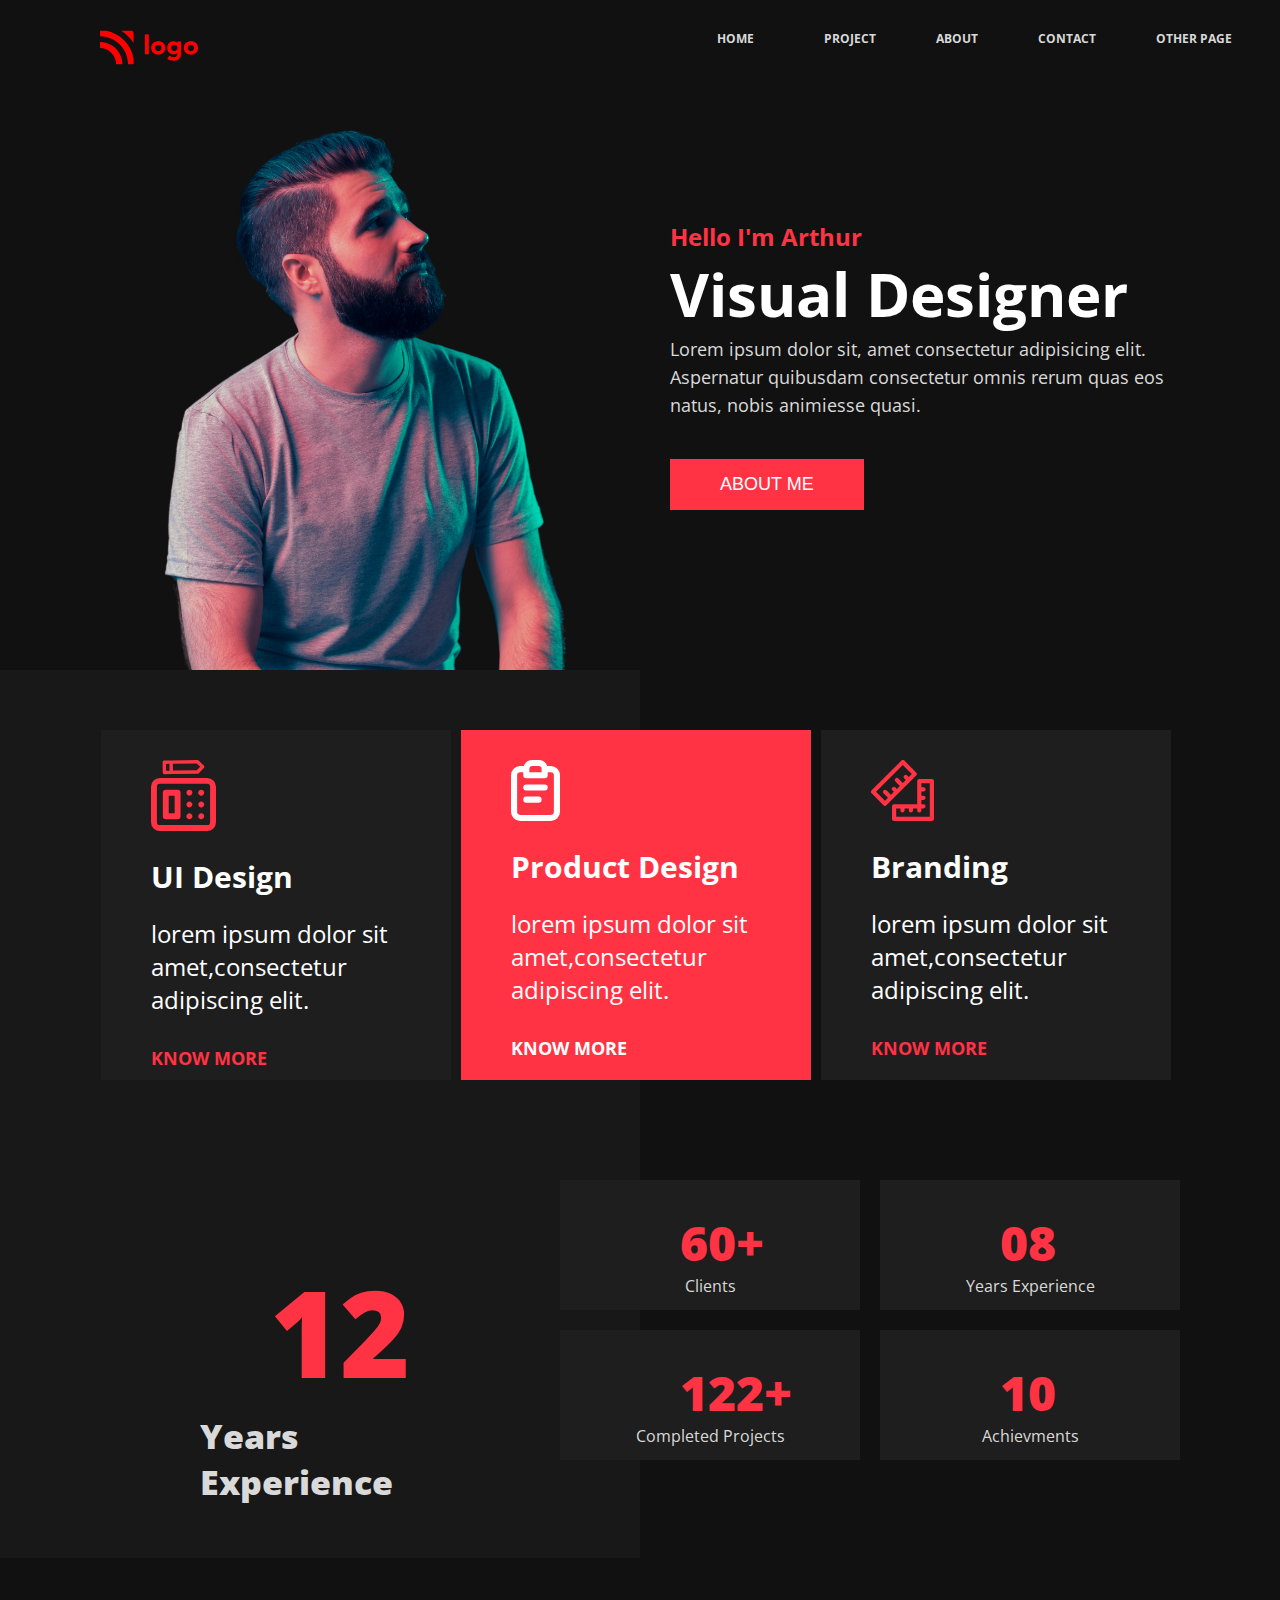
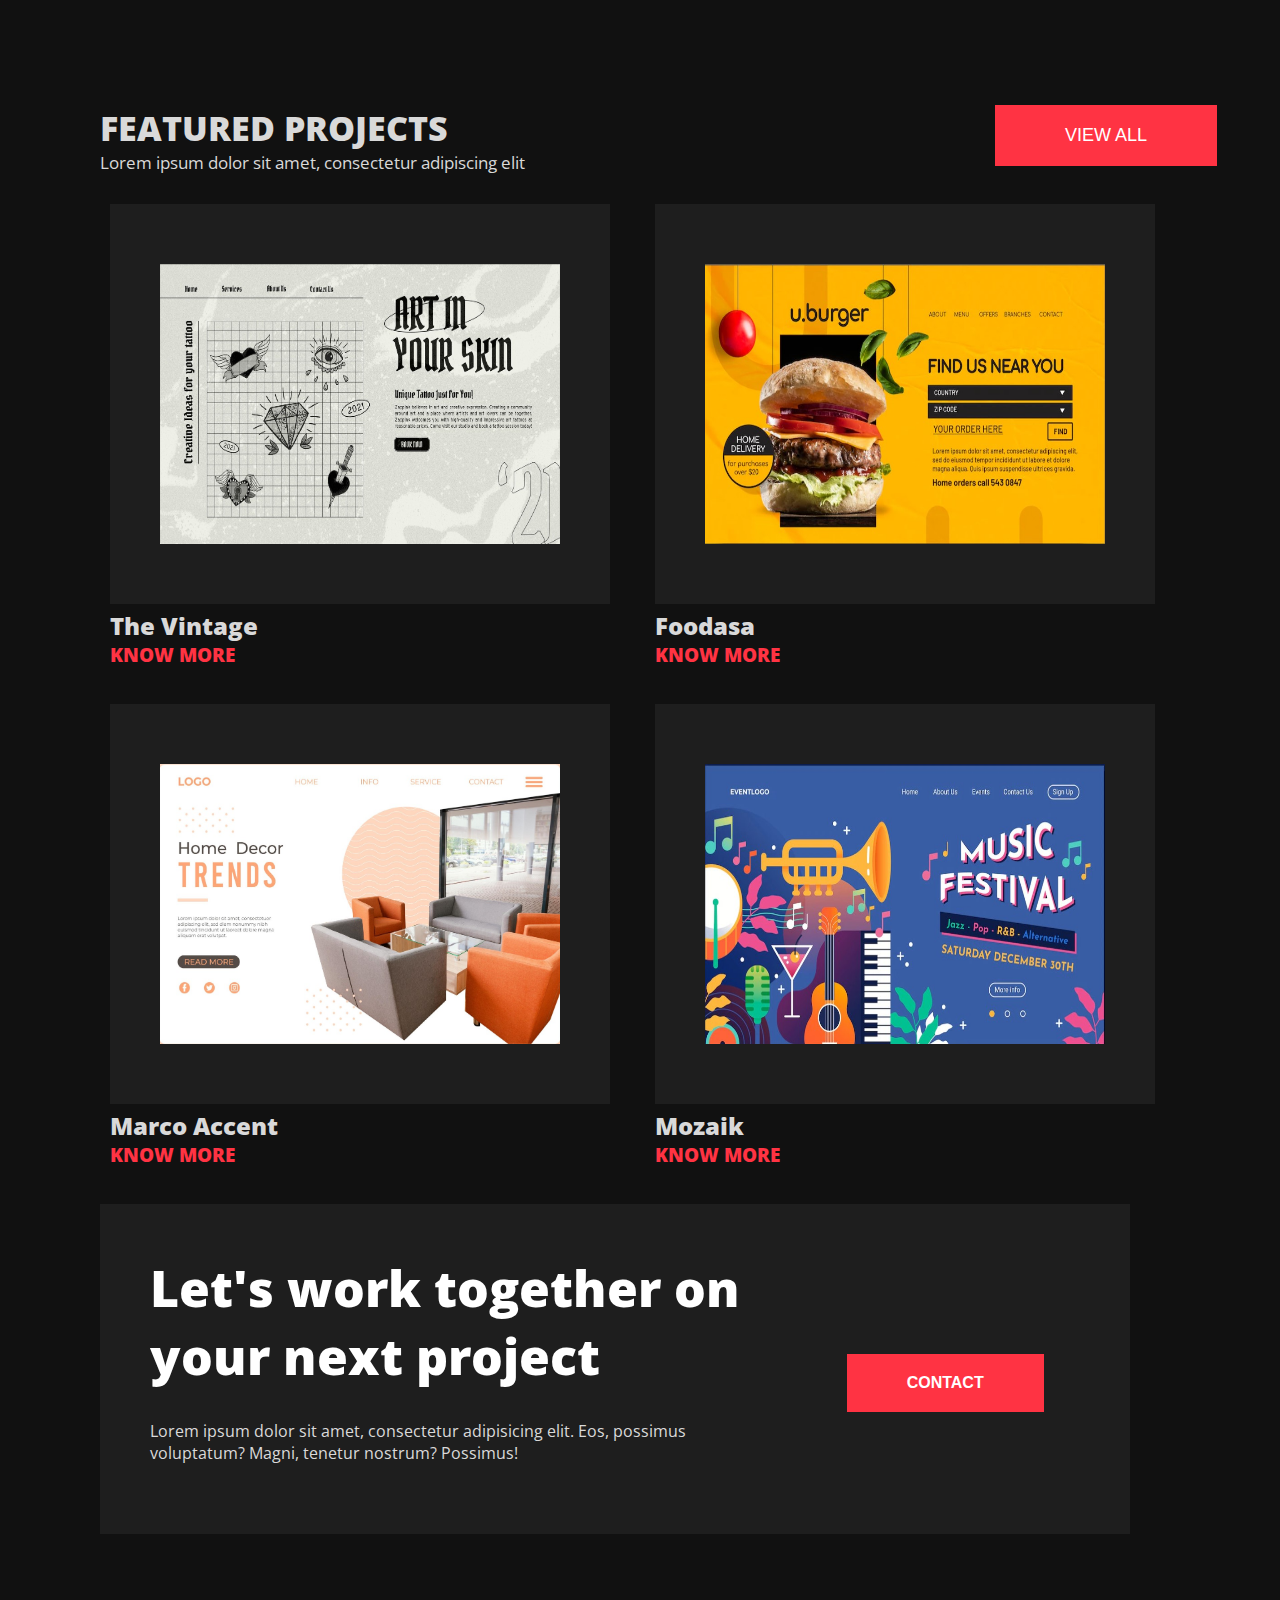
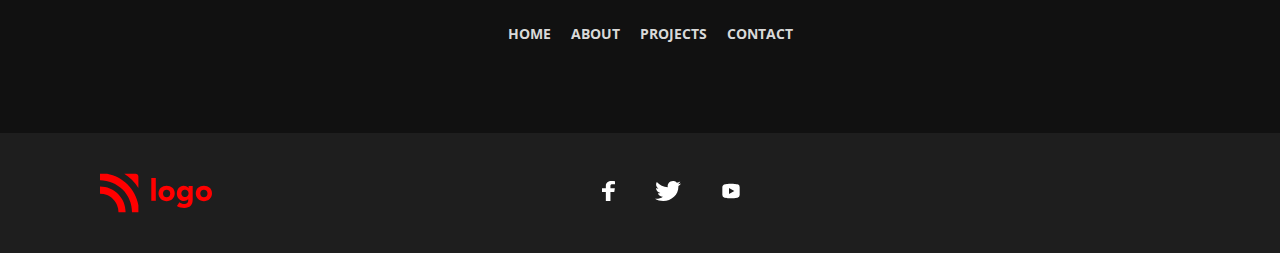
<file: index.html>
<!DOCTYPE html>
<html lang="en">
<head>
    <meta charset="UTF-8">
    <meta http-equiv="X-UA-Compatible" content="IE=edge">
    <meta name="viewport" content="width=device-width, initial-scale=1.0">
    <link rel="stylesheet" href="https://cdnjs.cloudflare.com/ajax/libs/font-awesome/6.1.2/css/all.min.css" integrity="sha512-1sCRPdkRXhBV2PBLUdRb4tMg1w2YPf37qatUFeS7zlBy7jJI8Lf4VHwWfZZfpXtYSLy85pkm9GaYVYMfw5BC1A==" crossorigin="anonymous" referrerpolicy="no-referrer" />
    <title>Document</title>
    
    <link rel="stylesheet" href="./css/style.css">
</head>
<body>
    <div class="navbar">
        <div class="logo">
            <img src="./icons/logo.svg" alt="logo">
        </div>
        <div class="nav-menu">
            <ul class="nav-lists">
                <li class="nav-list">HOME<i class="fa-solid fa-sort-down sort"></i></li>
                <li class="nav-list">PROJECT</li>
                <li class="nav-list">ABOUT</li>
                <li class="nav-list">CONTACT</li>
                <li class="nav-list">OTHER PAGE <i class="fa-solid fa-sort-down sort"></i></li>
            </ul>
        </div>
    </div>
    <header>
        <div class="head-left">
            <img src="./images/arthur.png" alt="Arthur image">
        </div>
        <div class="head-right">
            <h3>Hello I'm Arthur</h3>
            <h1>Visual Designer</h1>
            <p>
                Lorem ipsum dolor sit, amet consectetur adipisicing elit. Aspernatur quibusdam consectetur omnis rerum quas eos natus, nobis animiesse quasi.

            </p>
            <button class="about-me">ABOUT ME</button>
        </div>
    </header>
          <div class="style-me"></div>
    <div class="section-1">
  
        <div class="cards">
            <div class="card card1">
                <img src="./icons/ui.svg" alt="UI design">
                <h3>UI Design</h3>
                <p>
                    lorem ipsum dolor sit <br>amet,consectetur <br>adipiscing elit.
                </p>
                <h4>KNOW MORE <i class="fa-solid fa-arrow-right"> </i></h4>
            </div>
            <div class="card card2">
                <img src="./icons/product.svg" alt="Product design">
                <h3>Product Design</h3>
                <p>
                    lorem ipsum dolor sit <br>amet,consectetur <br>adipiscing elit.
                </p>
                <h4>KNOW MORE <i class="fa-solid fa-arrow-right color"></i></h4>
            </div>
            <div class="card card3">
                <img src="./icons/branding.svg" alt="Branding">
                <h3>Branding</h3>
                <p>
                    lorem ipsum dolor sit <br>amet,consectetur <br>adipiscing elit.
                </p>
                <h4>KNOW MORE <i class="fa-solid fa-arrow-right"> </i></h4>
            </div>
        </div>

        <div class="section1-bottom">
            <div class="left-b">
                <h2>12</h2>
            <h5>Years Experience</h5> 
            </div>   
            <div class="minicards">
                <div class="minicard-g">
                    <div class="minicard">
                    <h2>60+</h2>
                    <p>Clients</p>
                </div>
                <div class="minicard">
                    <h2>08</h2>
                    <p>Years Experience</p>
                </div>
                <div class="minicard">
                    <h2>122+</h2>
                    <p>Completed Projects</p>
                </div>
                <div class="minicard">
                    <h2>10</h2>
                    <p>Achievments</p>
                </div>
                </div>
            </div>
        </div>

    </div>
    <div class="section-2">
        <div class="sec2-head">
            <div class="sec2-headleft">
                <h2>FEATURED PROJECTS</h2>
                <P>Lorem ipsum dolor sit amet, consectetur adipiscing elit</P>
            </div>
            <div class="view-btn">
                <button>VIEW ALL</button>
            </div>
    
        </div>
        <div class="projectcards">
            <div class="projectcard">
                <div class="imgcard">
                    <img src="./images/vintage.jpg" alt="art image">
                </div>
                <h3>The Vintage</h3>
                <span>KNOW MORE <i class="fa-solid fa-arrow-right"> </i></span>
            </div>
            <div class="projectcard">
                <div class="imgcard">
                    <img src="./images/foodasa.jpg" alt="burger image">
                </div>
                <h3>Foodasa</h3>
                <span>KNOW MORE <i class="fa-solid fa-arrow-right"> </i></span>
            </div>
            <div class="projectcard">
                <div class="imgcard">
                    <img src="./images/macro.jpg" alt="sofa image">
                </div>
                <h3>Marco Accent</h3>
                <span>KNOW MORE <i class="fa-solid fa-arrow-right"> </i></span>
            </div>
            <div class="projectcard">
                <div class="imgcard">
                    <img src="./images/mozaik.jpg" alt="music image">
                </div>
                <h3>Mozaik</h3>
                <span>KNOW MORE <i class="fa-solid fa-arrow-right"></i></span>
            </div>
        </div>
    </div>
    <div class="section-3">
        <div class="sec3-left">
            <h2>Let's work together on your next project</h2>
            <p>Lorem ipsum dolor sit amet, consectetur adipisicing elit. Eos, possimus voluptatum? Magni, tenetur nostrum? Possimus!</p>

        </div>
        <div class="sec3-right">
            <button>CONTACT</button>
        </div>
    </div>
    <div class="section-4">
        <ul class="sec4-lists">
            <li class="sec4 list">HOME</li>
            <li class="sec4 list">ABOUT</li>
            <li class="sec4 list">PROJECTS</li>
            <li class="sec4 list">CONTACT</li>
        </ul>
    </div>
    <footer>
        <div class="footer-logo">
            <img src="./icons/logo.svg" alt="logo">
        </div>
        <ul class="footer-right">
            <li><img src="./icons/Facebook Icon.svg" alt="fb-img"></li>
            <li><img src="./icons/Twitter Icon.svg" alt="tw-img"></li>
            <li><img src="./icons/icons8-youtube.svg" alt="yt-img"></li>
        </ul>
    </footer>
</body>
</html>
</file>
<file: css/style.css>
/* #ff3343
#e1e1e1 */
/* 1e1e1e */
/* #181818- red box */
@import url('https://fonts.googleapis.com/css2?family=Montserrat:ital@0;1&family=Open+Sans:wght@300;400;500;600;700&family=Oswald:wght@300;400&display=swap');
*{
    margin: 0;
    padding: 0;
}
body{
    background-color: #111111 ;
    color: #d9d9d9 ;
    font-family: 'Open Sans', sans-serif;
}

.navbar{
    display: grid;
    grid-template-columns: 1fr 2fr;
}

.logo{
    margin-left: 100px;
    margin-top: 30px;
}
.logo img{
    height: 35px;
}

.nav-lists{
    margin-top: 30px;
    display: flex;
    list-style-type: none;
    margin-left: 230px;


}
.nav-list{
    display: flex;
    margin-left: 60px;
    font-size: 12px;
    font-weight: 700;
}

header{
    display: grid;
    grid-template-columns: 1.5fr 2fr;
    height: 600px;
}

.head-left img{
    height: 600px;
    margin-left: 70px;
}
.head-right h3{
    font-size: 24px;
    margin-top: 150px;
    color:#ff3343;
}
.head-right h1{
    font-size: 60px;
    color: #ffffff;
}

.head-right p{
    text-align: left;
    line-height: 28px;
    font-size: 18px;
    margin-right: 80px;
}

.sort{
    margin-left: 10px;
}


.about-me{
    margin-top: 40px;
    padding: 15px 50px;
    font-size: 18px;
    color: #ffffff;
    background-color: #ff3343;
    border-style: none;
}


.cards{
    display: grid;
    grid-template-columns: 1fr 1fr 1fr;

}
.section-1{
    margin-left: 100px;
    margin-top: 60px;
    margin-right: 100px;
}
.card{
    background-color: #1e1e1e;
    height: 350px;
    width: 350px;
    margin-left:1px;
}

.card h3{
    color: #ffffff;
    font-size: 30px;
    margin-left: 50px;
    /* margin-right: 50px; */
}
.card.card2 h4{
    color: #ffffff;
}


.card p{
    margin-top: 20px;
    font-size: 24px;
    margin-left: 50px;
    color: #ffffff;
}
.fa-solid.color{
    color: #ffffff;
}
.color-red{
    color: #ff3343;
}
.card2{
    background-color: #ff3343;
}


.card h4{
    margin-top: 30px;
    font-size: 18px;
    margin-left: 50px;
    color: #ff3343;
}
.card img{
    margin-left: 50px;
    margin-top: 30px;
    margin-bottom: 20px;
}

.section1-bottom{
    display: flex;
}
.section1-bottom h2{
    font-size: 120px;
    margin-top: 170px;
    margin-left: 170px;
    font-weight: 800;
    color: #ff3343;
   padding-bottom: 0;
}
.left-b h5{
    font-size: 34px;
    margin-left: 100px;
    font-weight: 800;


}

.minicard-g{
    display: grid;
    grid-template-columns: 0.1fr 1fr;

    margin-top: 100px; 
    margin-left: 80px;
  
}
.minicard{
      background-color: #1e1e1e;
      margin-left: 20px;
      height: 130px;
      width: 300px;
      margin-bottom: 20px;
}


.minicard h2{
    margin-left: 120px;
    margin-top: 30px;
    font-size: 48px;
    color: #ff3343;
}
.minicard p{
    text-align: center;

}


.sec2-head{
    display: flex;
    margin-left: 100px;
    margin-top: 200px;
}

.sec2-head h2{
    font-size: 34px;
    font-weight: 800;
    font-family: 'open sans';
}
.sec2-head p{
    font-size: 17px;
}

.view-btn button{
    
    margin-left: 470px;
    padding: 20px 70px;
    color: #ffffff;
    background-color: #ff3343;
    border: none;
    font-size: 18px;
}


.projectcards{
    display:grid;
    grid-template-columns:2fr 2fr;
    margin-left: 100px;
    margin-top: 30px;
    margin-right: 90px;
}

.projectcard{
    background-color: #1e1e1e;
    margin-left: 10px;
    margin-bottom: 100px;
    height: 400px;
    width: 500px;
}
.imgcard{
    margin: 40px 20px;

}
.imgcard img{
    height: 280px;
    width: 400px;
    position: relative;
    left: 30px;
    top:20px;
    /* object-fit: fill; */
}
.projectcard h3{
    margin-top:80px;
    font-size: 24px;
    font-weight: 800;
}
.projectcard span{
    color: #ff3343;
    font-weight: 900;
    padding-top: 10px;
    font-size: 19px;
}

.section-3{
    display: grid;
    grid-template-columns: 2fr 1fr;
    background-color: #1e1e1e;
    height: 330px;
    margin-left: 100px;
    margin-right: 150px;
}

.sec3-left h2{
    font-size: 50px;
    margin-top: 50px;
    margin-left: 50px;
    font-weight: 900;
    color: #ffffff;
}
.sec3-left p{
    margin-left: 50px;
    margin-top: 30px;
    margin-right: 80px;
    text-align: left;
}



.sec3-right{
    margin-top: 150px;
    margin-left: 60px;
}

.sec3-right button{
    padding: 20px 60px;
    color: #ffffff;
    border: none;
    background-color: #ff3343;
    font-size: 16px;
    font-weight: 700;
}

.sec4-lists{
    display: flex;
    justify-content: center;
    margin-top: 90px;
}

.sec4.list{
    list-style-type: none;
    margin-left: 20px;
    font-size: 14px;
    font-weight: 700;
}

footer{
    background-color: #1e1e1e;
    height: 120px;
    margin-top: 90px;
    margin-bottom: 0px;
    display: flex;
}

.footer-logo img{
    margin-left: 100px;
    margin-top: 40px;
    height: 40px;
}
.footer-right{
    list-style-type: none;
    display: flex;
    align-items: center;
    margin-left: 350px;
    
}

.footer-right img{
    margin-left: 40px;
    height: 20px;
}


.style-me{
    background-color: #181818;
    height: 888px;
    width: 50%;
    position: absolute;
    z-index: -1;
    margin-top: 0px;

}

@media screen and (max-width:600px){

    .logo{
        margin-left: 35%;
    }
    .nav-lists{
        display: none;
    }
    header{
       display: flex;
       flex-direction: column; 
        /* grid-template-columns: 1fr; */
       /* display: block;  */
    }
    .head-left img{
        margin-left: 0px;
        height: 400px;
    }
    .head-right{
        margin-left: 10%;
    }
    .head-right h3{
        margin-top: 10%;
    }
    .head-right h1{
        /* background-color: #1d1d1d; */
        margin: 5% 0 3% 0;
        font-size: 250%;
    }
    .head-right p{
        font-size: 100%;
        margin-right: 5%;
    }
    .section-1{
        /* display: block; */
        margin-left: 20px;
    }
    .head-right{
        width: 320px;
    }
    .cards{
        grid-template-columns: 1fr;
    }
    .card{
        margin-top: 10%;
        height: 400px;
        width: 400px;
        /* margin ; */
    }
    .card img{
        height: 25%;
    }
    .card h3{
        font-size: 170%;
    }   
    .card p{
        font-size: 150%;
    }
    .section1-bottom{
        margin-top: 60px;
        flex-direction: column;
    }
    .section1-bottom h2{
        font-size: 80px;
        margin: 10px 100px;
    }
    .left-b h5{
        margin-left: 10px;
        text-align: center;
        margin:0 60px ;
        width: 200px;
    }
    .minicard-g{
        /* grid-template-columns: 1fr; */
        margin-left: 0;
    }
    .minicard{
        height: 80px;
        width: 150px;
        margin-left: 10px;
    }
    .minicard h2{
        font-size: 24px;
        text-align: center;
        margin-left: 30px;
        margin-right: 30px;
        margin-bottom: 5px;
    }

 
    .sec2-head{
        margin-top: 50px;
        flex-direction: column;
    }
    .sec2-head h2{
        font-size: 28px;
        margin-bottom: 13px;
    }
    .sec2-head p{
        font-size: 13px;
        width: 300px;
        margin-bottom: 30px;
    }
    .view-btn button{
        margin-left: 0px;
        font-size: 14px;
        padding: 10px 30px;
    }
    .projectcards{
        grid-template-columns: 1fr;
        
    }
    .projectcard{
        width: 370px;
        height: 280px;
        margin: 0;
        margin-bottom: 30px;
    }
    .imgcard{
        margin: 0;
    }
    .imgcard img{
        width: 270px;
        height: 180px;
        padding-left: 20px;
        padding-top: 20px;
    }
    .projectcard:nth-child(2n){
        margin-left: 0px;
    }
    .projectcard h3{
        margin-top: 20px;
        margin-left: 20px;
        font-size: 16px;
        font-weight: 600;
    }
    .projectcard span{
        font-weight: 700;
        font-size: 16px;
        margin-left: 20px;
    }
    .section-3{
        grid-template-columns: 1fr;
        /* margin-left: 35px;
        margin-right: 0; */
        width: 310px;
        margin: 0;
        margin-left: 35px;
    }
    .sec3-left h2{
        font-size: 30px;
        margin: 20px;
    }
    .sec3-left p{
        margin: 20px;
        margin-top: 30px;
        margin-bottom: 10px;
        font-size: 16px;
    }
    .sec3-right{
     
        margin: 0 auto ;
    }
    .sec3-right button{
        padding: 10px 20px;
        font-weight: 500;
        
    }
    .sec4-lists{
        margin-left: 25px;
        width: 320px;
        justify-content: space-around;
    }
    .sec4.list{
        margin: 0;  
    }
    footer{
        flex-direction: column;
    }
    .footer-logo img{
        margin-left: 35px;
        margin: 0 auto;
    }
    .footer-logo{
        margin-left: 30%;
    }
    .footer-right{
        margin-left: 20%;
        margin-top: 30px;
    }
    
}
</file>
